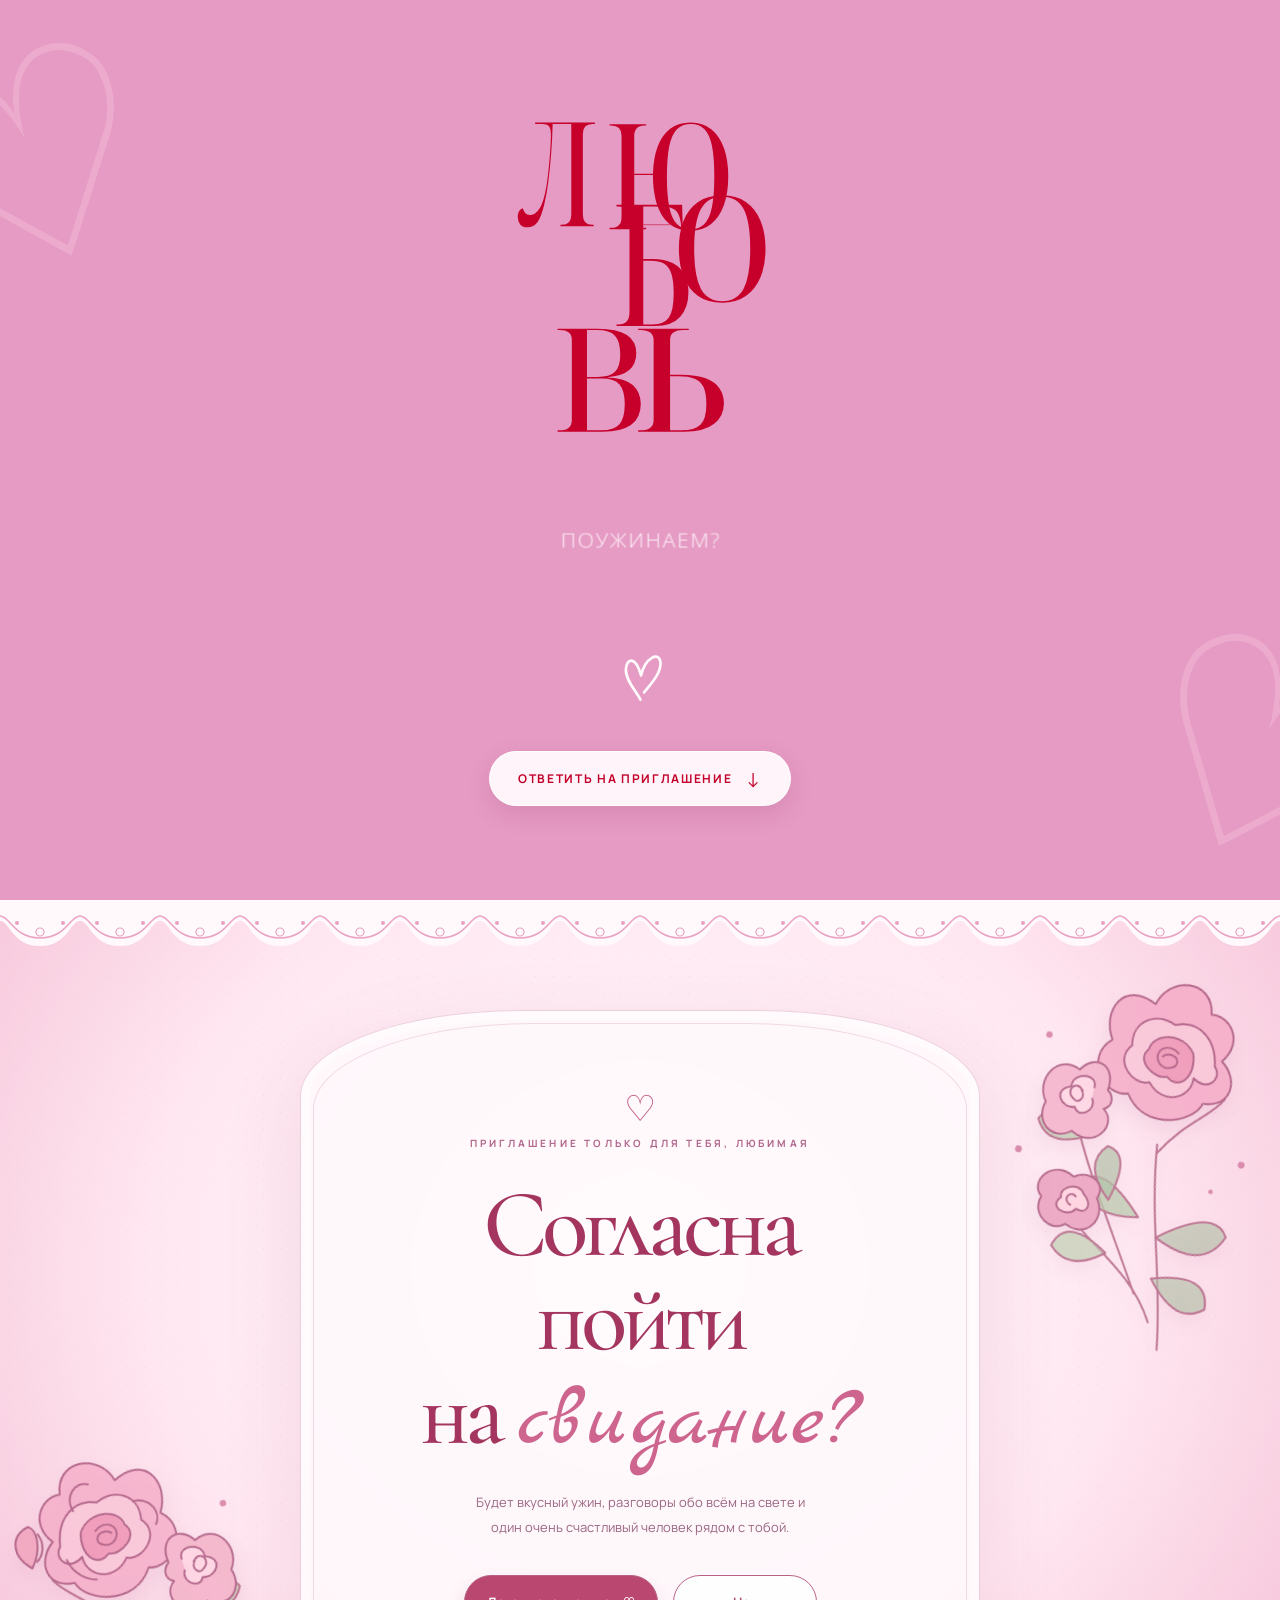
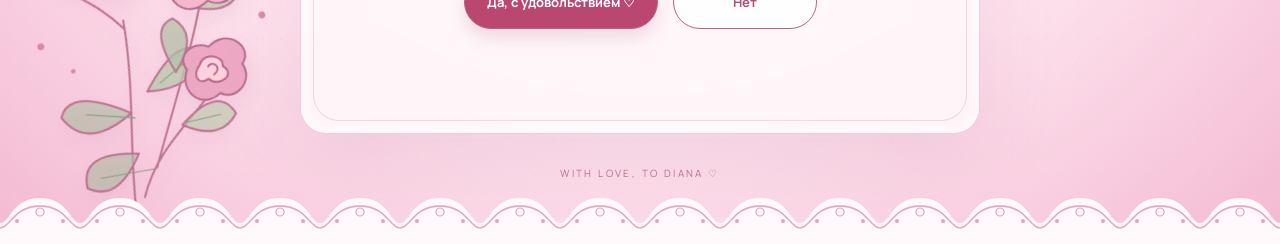
<file: date/index.html>
<!DOCTYPE html>

<html lang="ru">
<head>
<meta charset="utf-8"/>
<meta content="width=device-width, initial-scale=1, viewport-fit=cover" name="viewport"/>
<meta content="#e69bc4" name="theme-color"/>
<meta content="Маленькое романтическое приглашение. Только для тебя ♡" name="description"/>
<title>Любовь — приглашение на свидание ♡</title>
<link href="https://fonts.googleapis.com" rel="preconnect"/>
<link crossorigin="" href="https://fonts.gstatic.com" rel="preconnect"/>
<link href="https://fonts.googleapis.com/css2?family=Cormorant+Garamond:wght@400;500;600;700&amp;family=Marck+Script&amp;family=Manrope:wght@400;500;600;700&amp;display=swap" rel="stylesheet"/>
<style>
    :root { --pink:#e69bc4; --blush:#ffe9f1; --soft:#f8d2e2; --red:#c4002b; --berry:#a4355f; --ink:#793451; --white:#fffafc; }
    *{box-sizing:border-box}
    html{scroll-behavior:smooth;scroll-padding-top:0}
    body{margin:0;min-width:320px;background:var(--pink);color:var(--ink);font-family:'Manrope',Arial,sans-serif;overflow-x:hidden}
    button,a{-webkit-tap-highlight-color:transparent}
    button:focus-visible,a:focus-visible{outline:3px solid var(--red);outline-offset:5px}
    .hero{position:relative;min-height:100svh;display:flex;flex-direction:column;align-items:center;justify-content:center;gap:8px;padding:10px 16px 30px;background:var(--pink);isolation:isolate;overflow:hidden}
    .hero::before,.hero::after{content:'♡';position:absolute;color:#f9c9e0;font-family:Georgia,serif;font-size:clamp(100px,22vw,370px);line-height:1;opacity:.35;z-index:-1;transform:rotate(-22deg)}
    .hero::before{left:-7vw;top:3vh}.hero::after{right:-8vw;bottom:0;transform:rotate(23deg)}
    .poster{height:min(77svh,710px);max-width:100%;width:auto;aspect-ratio:9/16;display:block;flex-shrink:1;mix-blend-mode:normal;pointer-events:none;user-select:none}
    .answer-invite{margin-top:-24px;border:1px solid rgba(255,255,255,.85);background:rgba(255,251,253,.93);color:var(--red);border-radius:100px;padding:16px 28px;min-height:55px;box-shadow:0 8px 24px rgba(112,21,65,.13);font-size:12px;letter-spacing:.14em;text-transform:uppercase;font-family:'Manrope',sans-serif;font-weight:700;cursor:pointer;display:inline-flex;align-items:center;justify-content:center;gap:14px;transition:transform .25s,box-shadow .25s,background .25s;white-space:nowrap}
    .answer-invite:hover{transform:translateY(-3px);box-shadow:0 12px 28px rgba(112,21,65,.19);background:#fff}
    .answer-invite:active{transform:translateY(1px)}
    .answer-invite .arrow{font-size:20px;font-weight:400;line-height:1;animation:arrowBounce 2.5s ease-in-out infinite}
    @keyframes arrowBounce{0%,100%{transform:translateY(-2px)}50%{transform:translateY(4px)}}
    .question{position:relative;min-height:100svh;padding:110px 20px;display:flex;align-items:center;justify-content:center;background:radial-gradient(ellipse at 50% 39%,#fff7fb 0%,#ffe7f1 54%,#f3b9d1 100%);isolation:isolate;overflow:hidden}
    .question::after{content:'';pointer-events:none;position:absolute;inset:0;z-index:-1;background-image:radial-gradient(#e8a2c2 0.8px,transparent 0.8px);background-size:17px 17px;opacity:.25}
    .lace{position:absolute;left:0;right:0;height:53px;z-index:4;pointer-events:none;background-image:url("data:image/svg+xml,%3Csvg xmlns='http://www.w3.org/2000/svg' width='80' height='54' viewBox='0 0 80 54'%3E%3Cpath d='M0 0H80V21C70 21 68 46 40 46S10 21 0 21Z' fill='%23fff9fc'/%3E%3Cpath d='M0 16C10 16 14 38 40 38S70 16 80 16' fill='none' stroke='%23e9a2c2' stroke-width='1.5'/%3E%3Ccircle cx='40' cy='32' r='4' fill='none' stroke='%23e9a2c2' stroke-width='1.2'/%3E%3Ccircle cx='17' cy='23' r='2' fill='%23e9a2c2'/%3E%3Ccircle cx='63' cy='23' r='2' fill='%23e9a2c2'/%3E%3C/svg%3E");background-repeat:repeat-x;background-position:top left;background-size:80px 54px}
    .lace--top{top:0}.lace--bottom{bottom:0;transform:rotate(180deg)}
    .flower-art{position:absolute;width:clamp(180px,24vw,340px);height:auto;opacity:.78;pointer-events:none;filter:drop-shadow(0px 9px 10px rgba(139,51,96,.10));z-index:0}
    .flower-art--left{bottom:35px;left:max(-70px,calc(50% - 630px));transform:rotate(-17deg)}
    .flower-art--right{top:50px;right:max(-85px,calc(50% - 630px));transform:scaleX(-1) rotate(-13deg)}
    .question-card{position:relative;z-index:2;width:min(100%,680px);text-align:center;padding:clamp(45px,7vw,80px) clamp(22px,7vw,70px);border:1px solid rgba(178,80,127,.24);background:rgba(255,251,253,.76);border-radius:220px 220px 26px 26px/86px 86px 26px 26px;box-shadow:0 24px 80px rgba(158,57,104,.12),inset 0 0 0 9px rgba(255,255,255,.27);backdrop-filter:blur(9px)}
    .question-card::before{content:'';position:absolute;inset:12px;border:1px solid rgba(175,77,124,.18);border-radius:inherit;pointer-events:none}
    .eyebrow{text-transform:uppercase;letter-spacing:.32em;font-size:10px;font-weight:700;color:#b0658a;margin:2px 0 28px}
    .mini-heart{font-family:Georgia,serif;font-size:36px;line-height:1;color:#c35b86;margin-bottom:9px;display:block}
    .question h2{margin:0;color:var(--berry);font-family:'Cormorant Garamond',Georgia,serif;font-weight:500;line-height:.98;letter-spacing:-.055em;font-size:clamp(57px,8vw,96px)}
    .question h2 em{font-style:normal;font-family:'Marck Script','Comic Sans MS',cursive;color:#ce658e;font-size:.87em;letter-spacing:0;white-space:nowrap}
    .question-desc{max-width:340px;margin:25px auto 30px;font-size:13px;line-height:1.9;color:#9b6681}
    .choices{display:flex;align-items:center;justify-content:center;gap:15px;flex-wrap:wrap;min-height:65px}
    .choice{border:1px solid #b66186;border-radius:100px;padding:16px 22px;min-width:144px;min-height:54px;font-family:'Manrope',Arial,sans-serif;font-size:13px;font-weight:700;cursor:pointer;transition:transform .22s,background .22s,color .22s,box-shadow .22s}
    .choice--yes{background:#ba476f;color:white;box-shadow:0 9px 18px rgba(176,65,106,.18)}
    .choice--yes:hover{transform:translateY(-3px);background:#9f345d;box-shadow:0 15px 26px rgba(176,65,106,.26)}
    .choice--no{background:rgba(255,255,255,.78);color:#a95377}
    .choice--no:hover{background:#fff;transform:translateY(-2px)}
    .choice--no.is-wrong{background:#ed3957!important;color:#fff!important;border-color:#d8183d!important;box-shadow:0 0 0 6px rgba(226,40,69,.16),0 10px 23px rgba(199,39,67,.23);animation:shakeWrong .55s cubic-bezier(.36,.07,.19,.97) both}
    @keyframes shakeWrong{0%,100%{transform:translateX(0)}12%,36%,60%,84%{transform:translateX(-9px) rotate(-2deg)}24%,48%,72%{transform:translateX(9px) rotate(2deg)}}
    .wrong-note{min-height:24px;margin:19px 0 -25px;font-family:'Marck Script','Comic Sans MS',cursive;color:#be3c67;font-size:19px;opacity:0;transform:translateY(5px);transition:opacity .2s,transform .2s}
    .wrong-note.is-visible{opacity:1;transform:translateY(0)}
    .question-tail{position:absolute;bottom:64px;left:0;right:0;text-align:center;color:#ba7394;letter-spacing:.24em;font-size:10px;text-transform:uppercase}
    .details-page{position:fixed;inset:0;z-index:30;overflow-y:auto;background:radial-gradient(ellipse at 50% 20%,#fff8fc 0%,#ffe9f2 50%,#edaacb 100%);visibility:hidden;opacity:0;transform:translateY(38px) scale(.99);pointer-events:none;transition:opacity .55s,transform .55s,visibility .55s}
    .details-page.is-visible{visibility:visible;opacity:1;transform:translateY(0) scale(1);pointer-events:auto}
    .details-page::before{content:'';position:fixed;inset:0;pointer-events:none;background-image:radial-gradient(#e8a2c2 1px,transparent 1px);background-size:19px 19px;opacity:.18}
    .details-content{position:relative;min-height:100svh;display:flex;align-items:center;justify-content:center;padding:92px 20px 70px;overflow:hidden}
    .details-content .flower-art--left{left:max(-85px,calc(50% - 650px))}.details-content .flower-art--right{right:max(-100px,calc(50% - 650px))}
    .back-link{position:fixed;z-index:35;left:clamp(18px,4vw,48px);top:clamp(16px,3vh,35px);font:600 12px 'Manrope',Arial,sans-serif;border:1px solid rgba(173,73,115,.26);background:#fff7fbcc;color:#994564;border-radius:40px;padding:13px 18px;cursor:pointer;transition:background .2s}
    .back-link:hover{background:#fff}
    .details-card{position:relative;z-index:2;width:min(100%,585px);padding:clamp(36px,6vw,65px) clamp(24px,6vw,60px);text-align:center;background:#fffafae8;border:1px solid #e9b4c9;outline:1px solid #edb9ce;outline-offset:9px;box-shadow:0 22px 65px rgba(145,52,99,.15);border-radius:8px 8px 90px 90px;animation:none}
    .details-page.is-visible .details-card{animation:floatUp .8s .13s backwards}
    @keyframes floatUp{from{transform:translateY(26px);opacity:0}to{transform:translateY(0);opacity:1}}
    .details-card .little{font-family:'Marck Script',cursive;font-size:25px;color:#bc6588;line-height:1.35}
    .details-card h2{font-family:'Cormorant Garamond',Georgia,serif;font-size:clamp(51px,7vw,76px);font-weight:500;line-height:.93;letter-spacing:-.05em;color:var(--red);margin:20px 0 16px}
    .details-card .heart-divider{font-size:22px;color:#d878a1;margin:21px 0;display:block}
    .details-card .intro{font-size:13px;line-height:1.9;color:#96627b;margin:0 auto 28px;max-width:360px}
    .details-card .ornate-line{margin:26px auto;width:min(100%,330px);height:1px;background:linear-gradient(to right,transparent,#d39ab6,transparent)}
    .detail-label{text-transform:uppercase;font-size:10px;color:#b47a98;letter-spacing:.24em;font-weight:700}
    .restaurant-name{font-family:'Cormorant Garamond',Georgia,serif;font-size:clamp(40px,7vw,58px);font-weight:600;letter-spacing:.05em;color:#a84167;text-transform:uppercase;margin:7px 0 16px}
    .time-line{font-size:14px;color:#99506f;margin-bottom:26px;line-height:1.8}.time-line strong{color:#a63860}
    .map-button{display:inline-flex;align-items:center;justify-content:center;gap:11px;text-decoration:none;color:white;background:#b84570;border-radius:50px;padding:17px 25px;font-size:12px;font-weight:700;letter-spacing:.025em;box-shadow:0 10px 25px rgba(168,52,103,.2);transition:transform .2s,background .2s}
    .map-button:hover{background:#982f58;transform:translateY(-2px)}.map-button svg{width:18px;height:18px;fill:none;stroke:currentColor;stroke-width:1.8}
    .final-note{margin:22px 0 0;font-family:'Marck Script',cursive;font-size:23px;color:#b45c85}
    .float-heart{position:absolute;z-index:1;color:#cc729b;font-size:clamp(20px,3vw,36px);pointer-events:none;animation:heartFloat 5s ease-in-out infinite}
    .float-heart--one{top:14%;left:15%}.float-heart--two{top:26%;right:14%;animation-delay:1.2s}.float-heart--three{bottom:14%;right:19%;animation-delay:2.3s}
    @keyframes heartFloat{0%,100%{transform:translateY(0) rotate(-8deg);opacity:.45}50%{transform:translateY(-13px) rotate(7deg);opacity:.8}}
    @media(max-width:600px){
       .hero{padding:4px 13px 24px;gap:12px}.poster{height:min(78svh,720px);max-width:100%}.answer-invite{padding:14px 20px;min-height:51px;letter-spacing:.07em;font-size:11px}
       .question{padding:94px 18px}.question-card{border-radius:160px 160px 23px 23px/63px 63px 23px 23px;padding:50px 16px 51px}.question h2{font-size:clamp(52px,13vw,74px)}
       .question-desc{font-size:12px;padding:0 8px}.eyebrow{font-size:9px;letter-spacing:.22em}.flower-art{width:180px;opacity:.42}.flower-art--left{bottom:15px;left:-85px}.flower-art--right{top:53px;right:-95px}
       .choice{min-width:124px;padding:14px 18px}.choices{gap:10px}.question-tail{bottom:52px}.details-content{padding:98px 24px 55px}.details-card{outline-offset:5px;padding:50px 22px}.float-heart--one{left:7%}.float-heart--two{right:5%}
    }
    @media(max-height:670px){.hero{padding-top:5px;padding-bottom:12px}.poster{height:73svh}.question{padding-top:82px;padding-bottom:75px}.question-card{padding-top:37px;padding-bottom:37px}.question-desc{margin-top:13px;margin-bottom:19px}.question-tail{display:none}.details-content{padding-top:95px}}
    @media(prefers-reduced-motion:reduce){html{scroll-behavior:auto}*,*::before,*::after{animation-duration:.001ms!important;transition-duration:.001ms!important;scroll-behavior:auto!important}}
  
    .details-card .restaurant-name{font-size:clamp(34px,6.5vw,49px);line-height:1.06;letter-spacing:.015em;text-transform:none;overflow-wrap:normal;margin-bottom:15px}
    .exit-note{margin:-12px auto 25px;max-width:370px;color:#99506f;font-size:13px;line-height:1.7}
    @media(max-width:430px){.details-card .restaurant-name{font-size:clamp(31px,9vw,39px)}}
</style>
</head>
<body>
<main id="invitation">
<section aria-label="Приглашение на романтический ужин" class="hero">
<svg class="poster" role="img" aria-label="Любовь. Поужинаем?" xmlns="http://www.w3.org/2000/svg" viewBox="0 0 450 800">
<rect width="450" height="800" fill="#e69bc4"/>
<g fill="#c6002b" opacity="1" transform="translate(84,177) scale(0.1320475,-0.1678225) translate(0.000,7.000)">
<path d="M85 -7Q42 -7 21.0 12.5Q0 32 0 64Q0 90 12.0 105.0Q24 120 44 124Q48 111 63.0 94.0Q78 77 109 77Q124 77 147.5 86.5Q171 96 196.0 129.0Q221 162 240 232Q252 275 261.0 332.5Q270 390 276.5 449.0Q283 508 286.5 556.5Q290 605 290 631Q290 666 279.0 681.0Q268 696 250.0 700.0Q232 704 210 704H152V714H674V704H651Q569 704 569 632V82Q569 10 651 10H664V0H373V10H386Q468 10 468 82V704H305Q302 601 292.0 500.0Q282 399 267.5 310.0Q253 221 233 155Q206 64 172.0 28.5Q138 -7 85 -7Z" transform="translate(0.000,0)"/>
</g>
<g fill="#c6002b" opacity="1" transform="translate(190,181) scale(0.1451271,-0.1700680) translate(-39.000,10.000)">
<path d="M684 -10Q539 -10 461.5 87.5Q384 185 384 368H235V82Q235 10 317 10H330V0H39V10H52Q134 10 134 82V636Q134 704 52 704H39V714H330V704H317Q235 704 235 632V378H384Q387 483 421.0 561.0Q455 639 521.0 682.0Q587 725 685 725Q781 725 847.5 679.5Q914 634 948.5 551.5Q983 469 983 358Q983 247 948.5 164.5Q914 82 847.0 36.0Q780 -10 684 -10ZM684 0Q752 0 793.0 36.0Q834 72 853.0 150.5Q872 229 872 358Q872 487 853.5 565.5Q835 644 794.0 679.5Q753 715 685 715Q617 715 575.0 679.5Q533 644 514.0 565.5Q495 487 495 358Q495 229 514.0 150.5Q533 72 574.5 36.0Q616 0 684 0Z" transform="translate(0.000,0)"/>
</g>
<g fill="#c6002b" opacity="1" transform="translate(198,291) scale(0.1574953,-0.1960784) translate(-38.000,0.000)">
<path d="M38 0V10H51Q133 10 133 82V636Q133 704 51 704H38V714H519L525 539H515L513 572Q509 647 478.0 675.5Q447 704 371 704H234V395H297Q394 395 452.5 370.0Q511 345 538.0 300.5Q565 256 565 198Q565 110 505.0 55.0Q445 0 319 0ZM302 10Q387 10 422.0 50.5Q457 91 457 193Q457 268 439.5 309.5Q422 351 385.0 368.0Q348 385 287 385H234V10Z" transform="translate(0.000,0)"/>
</g>
<g fill="#c6002b" opacity="1" transform="translate(270,264) scale(0.1589825,-0.1687075) translate(-56.000,10.000)">
<path d="M371 -10Q265 -10 195.0 36.0Q125 82 90.5 165.0Q56 248 56 359Q56 470 90.5 552.0Q125 634 195.5 679.5Q266 725 372 725Q473 725 542.5 679.5Q612 634 648.5 551.5Q685 469 685 358Q685 247 648.5 164.5Q612 82 542.0 36.0Q472 -10 371 -10ZM371 0Q478 0 526.0 85.0Q574 170 574 358Q574 546 526.0 630.5Q478 715 372 715Q265 715 216.0 630.5Q167 546 167 358Q167 170 215.5 85.0Q264 0 371 0Z" transform="translate(0.000,0)"/>
</g>
<g fill="#c6002b" opacity="1" transform="translate(130,413) scale(0.1729730,-0.1666667) translate(-38.000,0.000)">
<path d="M38 0V10H51Q133 10 133 82V636Q133 704 51 704H38V714H306Q563 714 563 544Q563 393 371 378V376Q490 371 541.5 321.5Q593 272 593 192Q593 0 336 0ZM303 379Q386 379 421.0 415.0Q456 451 456 535Q456 627 420.5 665.5Q385 704 301 704H234V379ZM331 10Q415 10 450.5 52.0Q486 94 486 192Q486 287 451.0 328.0Q416 369 333 369H234V10Z" transform="translate(0.000,0)"/>
</g>
<g fill="#c6002b" opacity="1" transform="translate(223,413) scale(0.1878558,-0.1666667) translate(-38.000,0.000)">
<path d="M38 0V10H51Q133 10 133 82V632Q133 704 51 704H38V714H349V704H316Q234 704 234 636V395H297Q394 395 452.5 370.0Q511 345 538.0 300.5Q565 256 565 198Q565 110 505.0 55.0Q445 0 319 0ZM302 10Q387 10 422.0 50.5Q457 91 457 193Q457 268 439.5 309.5Q422 351 385.0 368.0Q348 385 287 385H234V10Z" transform="translate(0.000,0)"/>
</g>
<path d="M201 174 H260" stroke="#c6002b" stroke-width="0.8" fill="none" opacity="0.8"/>
<g fill="#fff6fa" opacity="0.88" transform="translate(136,547) scale(0.0247083,-0.0230978) translate(-100.000,11.000)">
<path d="M100 0V714H617V0H560V662H158V0Z" transform="translate(0.000,0)"/>
<path d="M705 358Q705 249 669.0 166.0Q633 83 561.5 36.5Q490 -10 384 -10Q276 -10 204.5 36.5Q133 83 97.5 166.5Q62 250 62 359Q62 468 98.5 550.0Q135 632 207.5 678.5Q280 725 387 725Q490 725 561.0 680.5Q632 636 668.5 554.0Q705 472 705 358ZM123 359Q123 264 151.0 192.5Q179 121 237.0 81.5Q295 42 384 42Q474 42 531.5 81.0Q589 120 616.5 191.5Q644 263 644 358Q644 507 579.5 590.0Q515 673 387 673Q298 673 239.0 633.5Q180 594 151.5 523.5Q123 453 123 359Z" transform="translate(788.000,0)"/>
<path d="M348 171Q322 115 294.5 74.5Q267 34 228.0 12.0Q189 -10 131 -10Q103 -10 81.0 -5.5Q59 -1 42 5V63Q60 54 81.5 49.5Q103 45 128 45Q189 45 223.0 79.0Q257 113 287 181L9 714H73L290 295Q297 279 303.5 264.5Q310 250 317 234H320Q331 264 344 292L532 714H594Z" transform="translate(1626.000,0)"/>
<path d="M306 366 18 714H85L369 368V714H425V368L710 714H777L488 367L789 0H720L425 362V0H369V362L74 0H6Z" transform="translate(2291.000,0)"/>
<path d="M101 714H156V229Q156 191 154.5 151.5Q153 112 152 87H155L570 714H631V0H576V478Q576 521 577.5 562.5Q579 604 580 629H577L162 0H101Z" transform="translate(3156.000,0)"/>
<path d="M623 0H565V348H158V0H100V714H158V400H565V714H623Z" transform="translate(3957.000,0)"/>
<path d="M547 0 452 246H156L60 0H0L281 717H334L608 0ZM339 556Q333 570 323.0 600.0Q313 630 306 653Q298 626 289.0 600.0Q280 574 274 555L175 299H434Z" transform="translate(4751.000,0)"/>
<path d="M492 0H100V714H492V662H158V401H473V349H158V52H492Z" transform="translate(5429.000,0)"/>
<path d="M410 0 154 653H151Q152 625 153.5 589.5Q155 554 155 515V0H100V714H188L434 89H437L686 714H772V0H714V521Q714 554 715.5 588.5Q717 623 718 652H715L457 0Z" transform="translate(6052.000,0)"/>
<path d="M142 207Q142 251 149.0 280.5Q156 310 174.5 334.5Q193 359 227 385Q264 414 288.0 437.0Q312 460 324.0 486.5Q336 513 336 551Q336 612 298.0 642.5Q260 673 196 673Q152 673 116.5 662.5Q81 652 46 635L25 683Q67 703 107.5 713.5Q148 724 199 724Q288 724 339.5 679.5Q391 635 391 552Q391 504 375.5 470.5Q360 437 332.0 410.0Q304 383 266 354Q236 331 219.5 310.0Q203 289 196.5 264.0Q190 239 190 202V188H142ZM125 39Q125 88 169 88Q213 88 213 39Q213 -11 169 -11Q125 -11 125 39Z" transform="translate(6994.000,0)"/>
</g>
<path d="M228 779 C222 766 203 747 204 729 C205 710 220 706 229 739 C236 709 259 699 261 717 C263 736 242 756 234 767" transform="translate(66 177) scale(0.70)" stroke="#fffafc" stroke-width="4.4" stroke-linecap="round" stroke-linejoin="round" fill="none"/>
</svg>
<button class="answer-invite" id="openQuestion" type="button">Ответить на приглашение <span aria-hidden="true" class="arrow">↓</span></button>
</section>
<section aria-labelledby="question-title" class="question" id="question">
<div aria-hidden="true" class="lace lace--top"></div><div aria-hidden="true" class="lace lace--bottom"></div>
<svg aria-hidden="true" class="flower-art flower-art--left" viewbox="0 0 270 340" xmlns="http://www.w3.org/2000/svg">
<g fill="none" stroke="#ad5b7c" stroke-linecap="round" stroke-linejoin="round" stroke-width="1.8">
<path d="M60 339C69 279 92 227 100 163M91 295C124 242 153 202 176 154M73 317C96 278 135 264 158 243M99 171C80 137 60 129 51 111"></path>
<path d="M83 243Q37 205 23 229Q37 264 83 243Z" fill="#9eb896" fill-opacity=".65"></path>
<path d="M102 229Q143 188 157 210Q145 239 102 229Z" fill="#a9c59d" fill-opacity=".75"></path>
<path d="M79 279Q29 262 27 295Q49 315 79 279Z" fill="#9eb896" fill-opacity=".65"></path>
<path d="M123 266Q163 241 171 270Q151 290 123 266Z" fill="#adca9f" fill-opacity=".65"></path>
<path d="M131 220Q119 176 142 174Q161 194 131 220Z" fill="#9db895" fill-opacity=".7"></path>
<path d="M166 172Q195 186 207 164Q196 139 166 172Z" fill="#a8c49d" fill-opacity=".7"></path>
<path d="M89 296L41 290M85 248L45 233M127 265L158 267M115 225L149 211" stroke="#6a956d" stroke-width="1"></path>
</g>
<g stroke="#a34b74" stroke-linejoin="round" stroke-width="1.7">
<path d="M61 79C45 57 64 38 79 41C84 11 122 15 129 43C161 28 174 59 159 82C180 101 157 133 135 125C115 154 74 138 69 119C43 117 43 91 61 79Z" fill="#f5a7c4" fill-opacity=".93"></path>
<path d="M66 85C71 58 91 49 108 57C126 49 146 61 141 83C155 99 132 118 119 111C103 129 80 117 82 99C67 109 57 93 66 85Z" fill="#f9c4d6"></path>
<path d="M87 78C100 61 125 68 126 83C136 95 115 108 105 103C92 113 80 97 87 78Z" fill="#ed8eb0"></path>
<path d="M99 81C111 72 122 83 115 92C109 99 99 94 99 89C100 82 110 82 113 87" fill="none"></path>
<path d="M86 59C82 43 96 33 106 40M138 65C155 66 160 82 152 91M68 97C70 112 81 120 89 122" fill="none"></path>
<path d="M153 126C150 103 171 97 181 114C204 104 217 132 204 148C210 168 190 181 176 168C153 181 137 153 153 143C145 139 147 130 153 126Z" fill="#f3aec6"></path>
<path d="M165 127C164 113 187 117 185 130C201 136 190 151 178 147C173 157 158 146 165 136" fill="#ffd4e2"></path>
<path d="M174 132C182 122 190 135 181 140C175 145 170 135 176 131" fill="none"></path>
<path d="M141 221C135 205 154 198 165 207C186 195 203 219 189 230C195 247 174 260 163 249C142 259 129 236 141 221Z" fill="#e99aba"></path>
<path d="M153 220C159 210 176 218 172 227C182 238 162 244 157 234C147 237 143 228 153 220Z" fill="#ffd0dd"></path>
<path d="M159 224C165 218 172 229 162 232" fill="none"></path>
<path d="M37 96C22 80 27 63 44 60C51 65 50 82 37 96Z" fill="#f0a0b9"></path>
<path d="M42 92C50 88 54 78 50 68" fill="none"></path>
</g>
<g fill="#d1749c"><circle cx="24" cy="164" r="3"></circle><circle cx="218" cy="194" r="3"></circle><circle cx="214" cy="90" r="2.8"></circle><circle cx="45" cy="193" r="2"></circle></g>
</svg>
<svg aria-hidden="true" class="flower-art flower-art--right" viewbox="0 0 270 340" xmlns="http://www.w3.org/2000/svg">
<g fill="none" stroke="#ad5b7c" stroke-linecap="round" stroke-linejoin="round" stroke-width="1.8">
<path d="M60 339C69 279 92 227 100 163M91 295C124 242 153 202 176 154M73 317C96 278 135 264 158 243M99 171C80 137 60 129 51 111"></path>
<path d="M83 243Q37 205 23 229Q37 264 83 243Z" fill="#9eb896" fill-opacity=".65"></path><path d="M102 229Q143 188 157 210Q145 239 102 229Z" fill="#a9c59d" fill-opacity=".75"></path><path d="M79 279Q29 262 27 295Q49 315 79 279Z" fill="#9eb896" fill-opacity=".65"></path><path d="M123 266Q163 241 171 270Q151 290 123 266Z" fill="#adca9f" fill-opacity=".65"></path><path d="M131 220Q119 176 142 174Q161 194 131 220Z" fill="#9db895" fill-opacity=".7"></path><path d="M166 172Q195 186 207 164Q196 139 166 172Z" fill="#a8c49d" fill-opacity=".7"></path>
</g>
<g stroke="#a34b74" stroke-linejoin="round" stroke-width="1.7">
<path d="M61 79C45 57 64 38 79 41C84 11 122 15 129 43C161 28 174 59 159 82C180 101 157 133 135 125C115 154 74 138 69 119C43 117 43 91 61 79Z" fill="#f5a7c4"></path><path d="M66 85C71 58 91 49 108 57C126 49 146 61 141 83C155 99 132 118 119 111C103 129 80 117 82 99C67 109 57 93 66 85Z" fill="#f9c4d6"></path><path d="M87 78C100 61 125 68 126 83C136 95 115 108 105 103C92 113 80 97 87 78Z" fill="#ed8eb0"></path><path d="M99 81C111 72 122 83 115 92C109 99 99 94 99 89C100 82 110 82 113 87" fill="none"></path>
<path d="M153 126C150 103 171 97 181 114C204 104 217 132 204 148C210 168 190 181 176 168C153 181 137 153 153 143C145 139 147 130 153 126Z" fill="#f3aec6"></path><path d="M165 127C164 113 187 117 185 130C201 136 190 151 178 147C173 157 158 146 165 136" fill="#ffd4e2"></path><path d="M174 132C182 122 190 135 181 140C175 145 170 135 176 131" fill="none"></path>
<path d="M141 221C135 205 154 198 165 207C186 195 203 219 189 230C195 247 174 260 163 249C142 259 129 236 141 221Z" fill="#e99aba"></path><path d="M153 220C159 210 176 218 172 227C182 238 162 244 157 234C147 237 143 228 153 220Z" fill="#ffd0dd"></path><path d="M159 224C165 218 172 229 162 232" fill="none"></path>
</g>
<g fill="#d1749c"><circle cx="24" cy="164" r="3"></circle><circle cx="218" cy="194" r="3"></circle><circle cx="214" cy="90" r="2.8"></circle><circle cx="45" cy="193" r="2"></circle></g>
</svg>
<div class="question-card">
<span aria-hidden="true" class="mini-heart">♡</span>
<p class="eyebrow">Приглашение только для тебя, любимая</p>
<h2 id="question-title">Согласна пойти<br/>на <em>свидание?</em></h2>
<p class="question-desc">Будет вкусный ужин, разговоры обо всём на свете и один очень счастливый человек рядом с тобой.</p>
<div class="choices">
<button class="choice choice--yes" id="yesButton" type="button">Да, с удовольствием ♡</button>
<button class="choice choice--no" id="noButton" type="button">Нет</button>
</div>
<p aria-live="polite" class="wrong-note" id="wrongNote" role="status">Ой, кажется, это неправильный ответ ♡</p>
</div>
<div class="question-tail">with love, to Diana ♡</div>
</section>
</main>
<section aria-hidden="true" aria-labelledby="details-title" class="details-page" id="date-details">
<button class="back-link" id="backButton" type="button">← К приглашению</button>
<div class="details-content">
<div aria-hidden="true" class="lace lace--top"></div><div aria-hidden="true" class="lace lace--bottom"></div>
<svg aria-hidden="true" class="flower-art flower-art--left" viewbox="0 0 270 340" xmlns="http://www.w3.org/2000/svg">
<g fill="none" stroke="#ad5b7c" stroke-linecap="round" stroke-linejoin="round" stroke-width="1.8">
<path d="M60 339C69 279 92 227 100 163M91 295C124 242 153 202 176 154M73 317C96 278 135 264 158 243M99 171C80 137 60 129 51 111"></path>
<path d="M83 243Q37 205 23 229Q37 264 83 243Z" fill="#9eb896" fill-opacity=".65"></path>
<path d="M102 229Q143 188 157 210Q145 239 102 229Z" fill="#a9c59d" fill-opacity=".75"></path>
<path d="M79 279Q29 262 27 295Q49 315 79 279Z" fill="#9eb896" fill-opacity=".65"></path>
<path d="M123 266Q163 241 171 270Q151 290 123 266Z" fill="#adca9f" fill-opacity=".65"></path>
<path d="M131 220Q119 176 142 174Q161 194 131 220Z" fill="#9db895" fill-opacity=".7"></path>
<path d="M166 172Q195 186 207 164Q196 139 166 172Z" fill="#a8c49d" fill-opacity=".7"></path>
<path d="M89 296L41 290M85 248L45 233M127 265L158 267M115 225L149 211" stroke="#6a956d" stroke-width="1"></path>
</g>
<g stroke="#a34b74" stroke-linejoin="round" stroke-width="1.7">
<path d="M61 79C45 57 64 38 79 41C84 11 122 15 129 43C161 28 174 59 159 82C180 101 157 133 135 125C115 154 74 138 69 119C43 117 43 91 61 79Z" fill="#f5a7c4" fill-opacity=".93"></path>
<path d="M66 85C71 58 91 49 108 57C126 49 146 61 141 83C155 99 132 118 119 111C103 129 80 117 82 99C67 109 57 93 66 85Z" fill="#f9c4d6"></path>
<path d="M87 78C100 61 125 68 126 83C136 95 115 108 105 103C92 113 80 97 87 78Z" fill="#ed8eb0"></path>
<path d="M99 81C111 72 122 83 115 92C109 99 99 94 99 89C100 82 110 82 113 87" fill="none"></path>
<path d="M86 59C82 43 96 33 106 40M138 65C155 66 160 82 152 91M68 97C70 112 81 120 89 122" fill="none"></path>
<path d="M153 126C150 103 171 97 181 114C204 104 217 132 204 148C210 168 190 181 176 168C153 181 137 153 153 143C145 139 147 130 153 126Z" fill="#f3aec6"></path>
<path d="M165 127C164 113 187 117 185 130C201 136 190 151 178 147C173 157 158 146 165 136" fill="#ffd4e2"></path>
<path d="M174 132C182 122 190 135 181 140C175 145 170 135 176 131" fill="none"></path>
<path d="M141 221C135 205 154 198 165 207C186 195 203 219 189 230C195 247 174 260 163 249C142 259 129 236 141 221Z" fill="#e99aba"></path>
<path d="M153 220C159 210 176 218 172 227C182 238 162 244 157 234C147 237 143 228 153 220Z" fill="#ffd0dd"></path>
<path d="M159 224C165 218 172 229 162 232" fill="none"></path>
<path d="M37 96C22 80 27 63 44 60C51 65 50 82 37 96Z" fill="#f0a0b9"></path>
<path d="M42 92C50 88 54 78 50 68" fill="none"></path>
</g>
<g fill="#d1749c"><circle cx="24" cy="164" r="3"></circle><circle cx="218" cy="194" r="3"></circle><circle cx="214" cy="90" r="2.8"></circle><circle cx="45" cy="193" r="2"></circle></g>
</svg>
<svg aria-hidden="true" class="flower-art flower-art--right" viewbox="0 0 270 340" xmlns="http://www.w3.org/2000/svg">
<g fill="none" stroke="#ad5b7c" stroke-linecap="round" stroke-linejoin="round" stroke-width="1.8">
<path d="M60 339C69 279 92 227 100 163M91 295C124 242 153 202 176 154M73 317C96 278 135 264 158 243M99 171C80 137 60 129 51 111"></path>
<path d="M83 243Q37 205 23 229Q37 264 83 243Z" fill="#9eb896" fill-opacity=".65"></path><path d="M102 229Q143 188 157 210Q145 239 102 229Z" fill="#a9c59d" fill-opacity=".75"></path><path d="M79 279Q29 262 27 295Q49 315 79 279Z" fill="#9eb896" fill-opacity=".65"></path><path d="M123 266Q163 241 171 270Q151 290 123 266Z" fill="#adca9f" fill-opacity=".65"></path><path d="M131 220Q119 176 142 174Q161 194 131 220Z" fill="#9db895" fill-opacity=".7"></path><path d="M166 172Q195 186 207 164Q196 139 166 172Z" fill="#a8c49d" fill-opacity=".7"></path>
</g>
<g stroke="#a34b74" stroke-linejoin="round" stroke-width="1.7">
<path d="M61 79C45 57 64 38 79 41C84 11 122 15 129 43C161 28 174 59 159 82C180 101 157 133 135 125C115 154 74 138 69 119C43 117 43 91 61 79Z" fill="#f5a7c4"></path><path d="M66 85C71 58 91 49 108 57C126 49 146 61 141 83C155 99 132 118 119 111C103 129 80 117 82 99C67 109 57 93 66 85Z" fill="#f9c4d6"></path><path d="M87 78C100 61 125 68 126 83C136 95 115 108 105 103C92 113 80 97 87 78Z" fill="#ed8eb0"></path><path d="M99 81C111 72 122 83 115 92C109 99 99 94 99 89C100 82 110 82 113 87" fill="none"></path>
<path d="M153 126C150 103 171 97 181 114C204 104 217 132 204 148C210 168 190 181 176 168C153 181 137 153 153 143C145 139 147 130 153 126Z" fill="#f3aec6"></path><path d="M165 127C164 113 187 117 185 130C201 136 190 151 178 147C173 157 158 146 165 136" fill="#ffd4e2"></path><path d="M174 132C182 122 190 135 181 140C175 145 170 135 176 131" fill="none"></path>
<path d="M141 221C135 205 154 198 165 207C186 195 203 219 189 230C195 247 174 260 163 249C142 259 129 236 141 221Z" fill="#e99aba"></path><path d="M153 220C159 210 176 218 172 227C182 238 162 244 157 234C147 237 143 228 153 220Z" fill="#ffd0dd"></path><path d="M159 224C165 218 172 229 162 232" fill="none"></path>
</g>
<g fill="#d1749c"><circle cx="24" cy="164" r="3"></circle><circle cx="218" cy="194" r="3"></circle><circle cx="214" cy="90" r="2.8"></circle><circle cx="45" cy="193" r="2"></circle></g>
</svg>
<span aria-hidden="true" class="float-heart float-heart--one">♡</span>
<span aria-hidden="true" class="float-heart float-heart--two">♡</span>
<span aria-hidden="true" class="float-heart float-heart--three">♡</span>
<div class="details-card">
<div class="little">Это официально...</div>
<h2 id="details-title">У нас<br/>свидание!</h2>
<span aria-hidden="true" class="heart-divider">♡ — ♡ — ♡</span>
<p class="intro">Уже представляю этот вечер. Осталось только встретиться и сделать его незабываемым.</p>
<div aria-hidden="true" class="ornate-line"></div>
<div class="detail-label">Наше место встречи</div>
<div aria-label="Центральный детский мир" class="restaurant-name">Центральный детский мир</div>
<div class="time-line">Сегодня в <strong>17:30</strong></div><p class="exit-note">Метро «Лубянка», выход 11 · встречаемся у входа</p>
<a aria-label="Открыть карту: Центральный детский мир, метро Лубянка, выход 11" class="map-button" href="https://yandex.ru/maps/?text=%D0%A6%D0%B5%D0%BD%D1%82%D1%80%D0%B0%D0%BB%D1%8C%D0%BD%D1%8B%D0%B9%20%D0%B4%D0%B5%D1%82%D1%81%D0%BA%D0%B8%D0%B9%20%D0%BC%D0%B0%D0%B3%D0%B0%D0%B7%D0%B8%D0%BD%20%D0%BD%D0%B0%20%D0%9B%D1%83%D0%B1%D1%8F%D0%BD%D0%BA%D0%B5%2C%20%D0%BC%D0%B5%D1%82%D1%80%D0%BE%20%D0%9B%D1%83%D0%B1%D1%8F%D0%BD%D0%BA%D0%B0%20%D0%B2%D1%8B%D1%85%D0%BE%D0%B4%2011" rel="noopener noreferrer" target="_blank">
<svg aria-hidden="true" viewbox="0 0 24 24"><path d="M20 10c0 5-8 12-8 12S4 15 4 10a8 8 0 1 1 16 0Z"></path><circle cx="12" cy="10" r="2.6"></circle></svg>
        Посмотреть на карте <span aria-hidden="true">↗</span>
</a>
<p class="final-note">До встречи, любовь моя ♡</p>
</div>
</div>
</section>
<script>
  (() => {
    'use strict';
    const openQuestion = document.getElementById('openQuestion');
    const question = document.getElementById('question');
    const yesButton = document.getElementById('yesButton');
    const noButton = document.getElementById('noButton');
    const wrongNote = document.getElementById('wrongNote');
    const details = document.getElementById('date-details');
    const backButton = document.getElementById('backButton');
    let wrongTimeout;
    const reduced = window.matchMedia('(prefers-reduced-motion: reduce)').matches;

    openQuestion.addEventListener('click', () => {
      question.scrollIntoView({ behavior: reduced ? 'instant' : 'smooth', block: 'start' });
    });
    noButton.addEventListener('click', () => {
      clearTimeout(wrongTimeout);
      noButton.classList.remove('is-wrong');
      void noButton.offsetWidth;
      noButton.classList.add('is-wrong');
      wrongNote.classList.add('is-visible');
      wrongTimeout = setTimeout(() => noButton.classList.remove('is-wrong'), 720);
    });
    function setDetailsVisible(show, changeHistory = false) {
      details.classList.toggle('is-visible', show);
      details.setAttribute('aria-hidden', String(!show));
      document.getElementById('invitation').inert = show;
      document.body.style.overflow = show ? 'hidden' : '';
      if (changeHistory) {
        if (show) history.pushState({page:'details'}, '', '#date-details');
        else history.pushState({page:'invitation'}, '', '#question');
      }
      if (show) {
        details.scrollTop = 0;
        setTimeout(() => backButton.focus({preventScroll:true}), 60);
      } else {
        setTimeout(() => yesButton.focus({preventScroll:true}), 50);
      }
    }
    yesButton.addEventListener('click', () => setDetailsVisible(true, true));
    backButton.addEventListener('click', () => setDetailsVisible(false, true));
    window.addEventListener('popstate', () => setDetailsVisible(location.hash === '#date-details', false));
    if (location.hash === '#date-details') setDetailsVisible(true, false);
  })();
</script>
</body>
</html>
</file>
